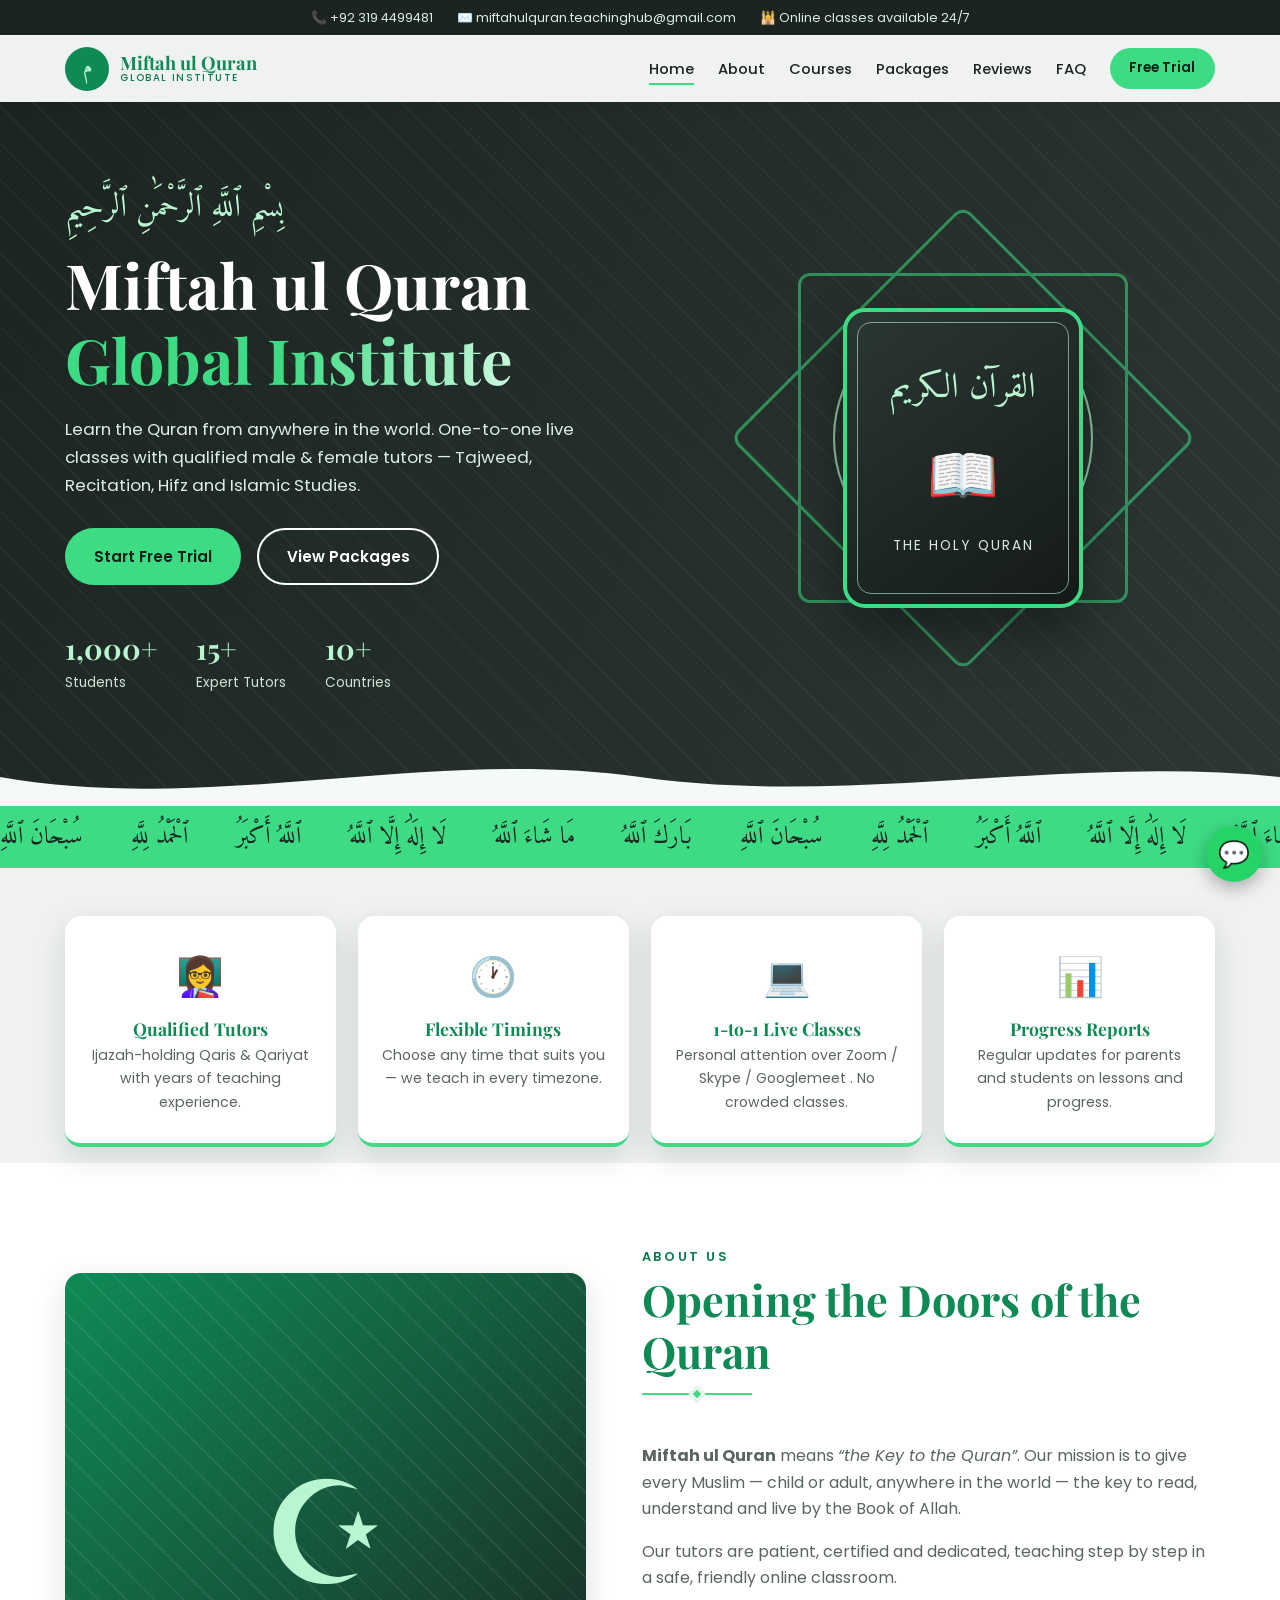
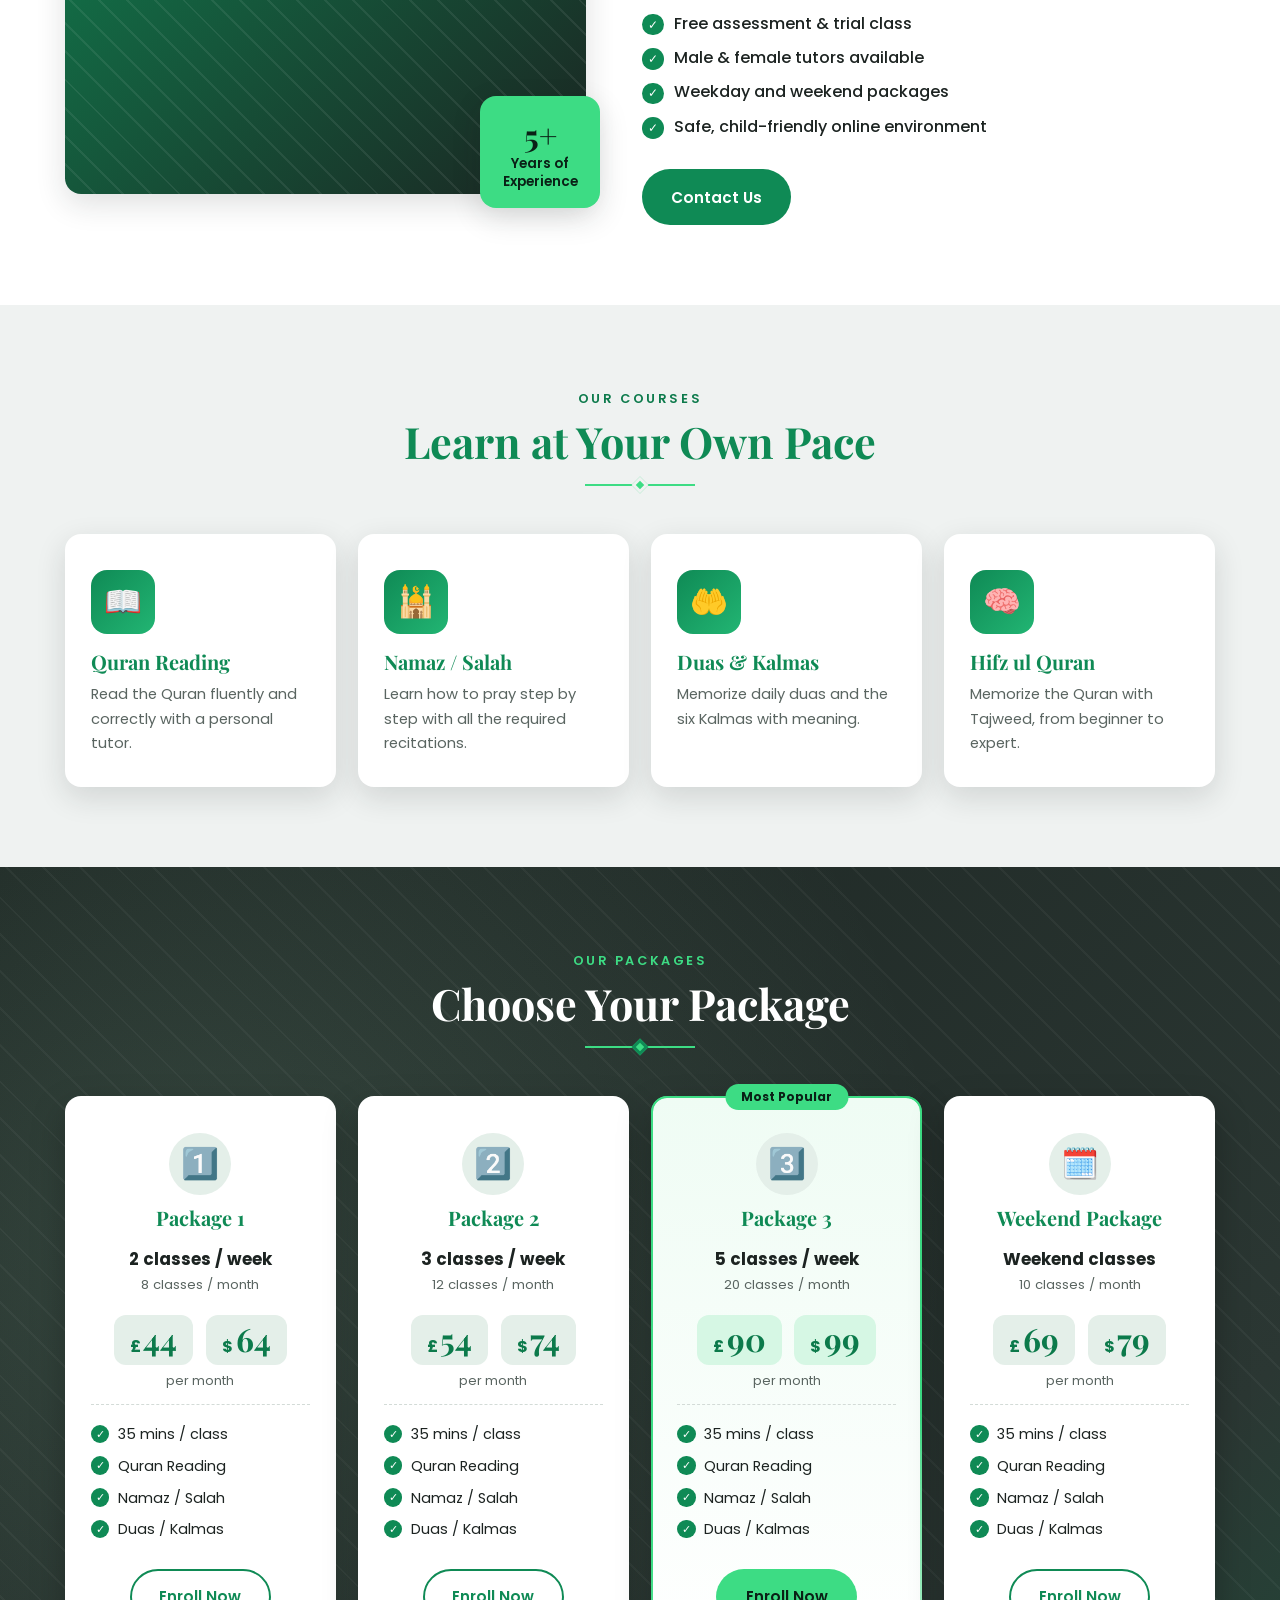
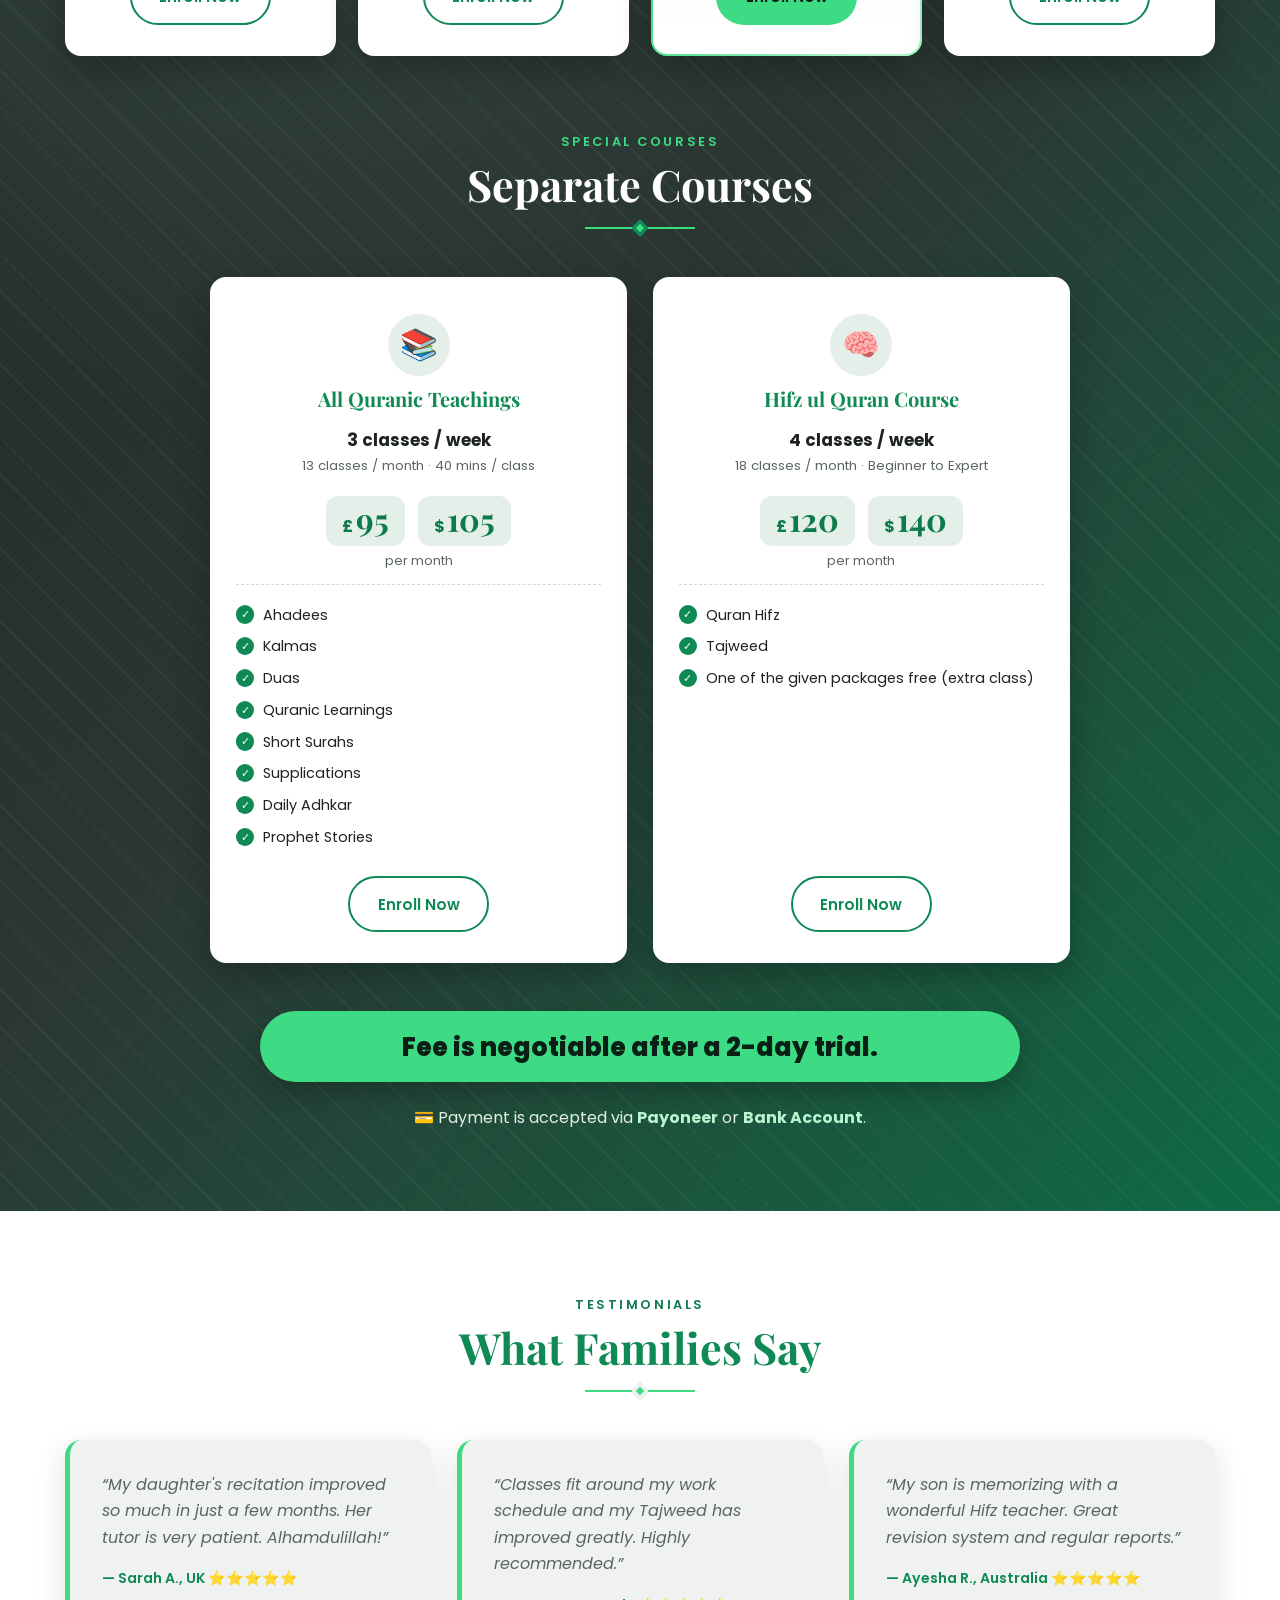
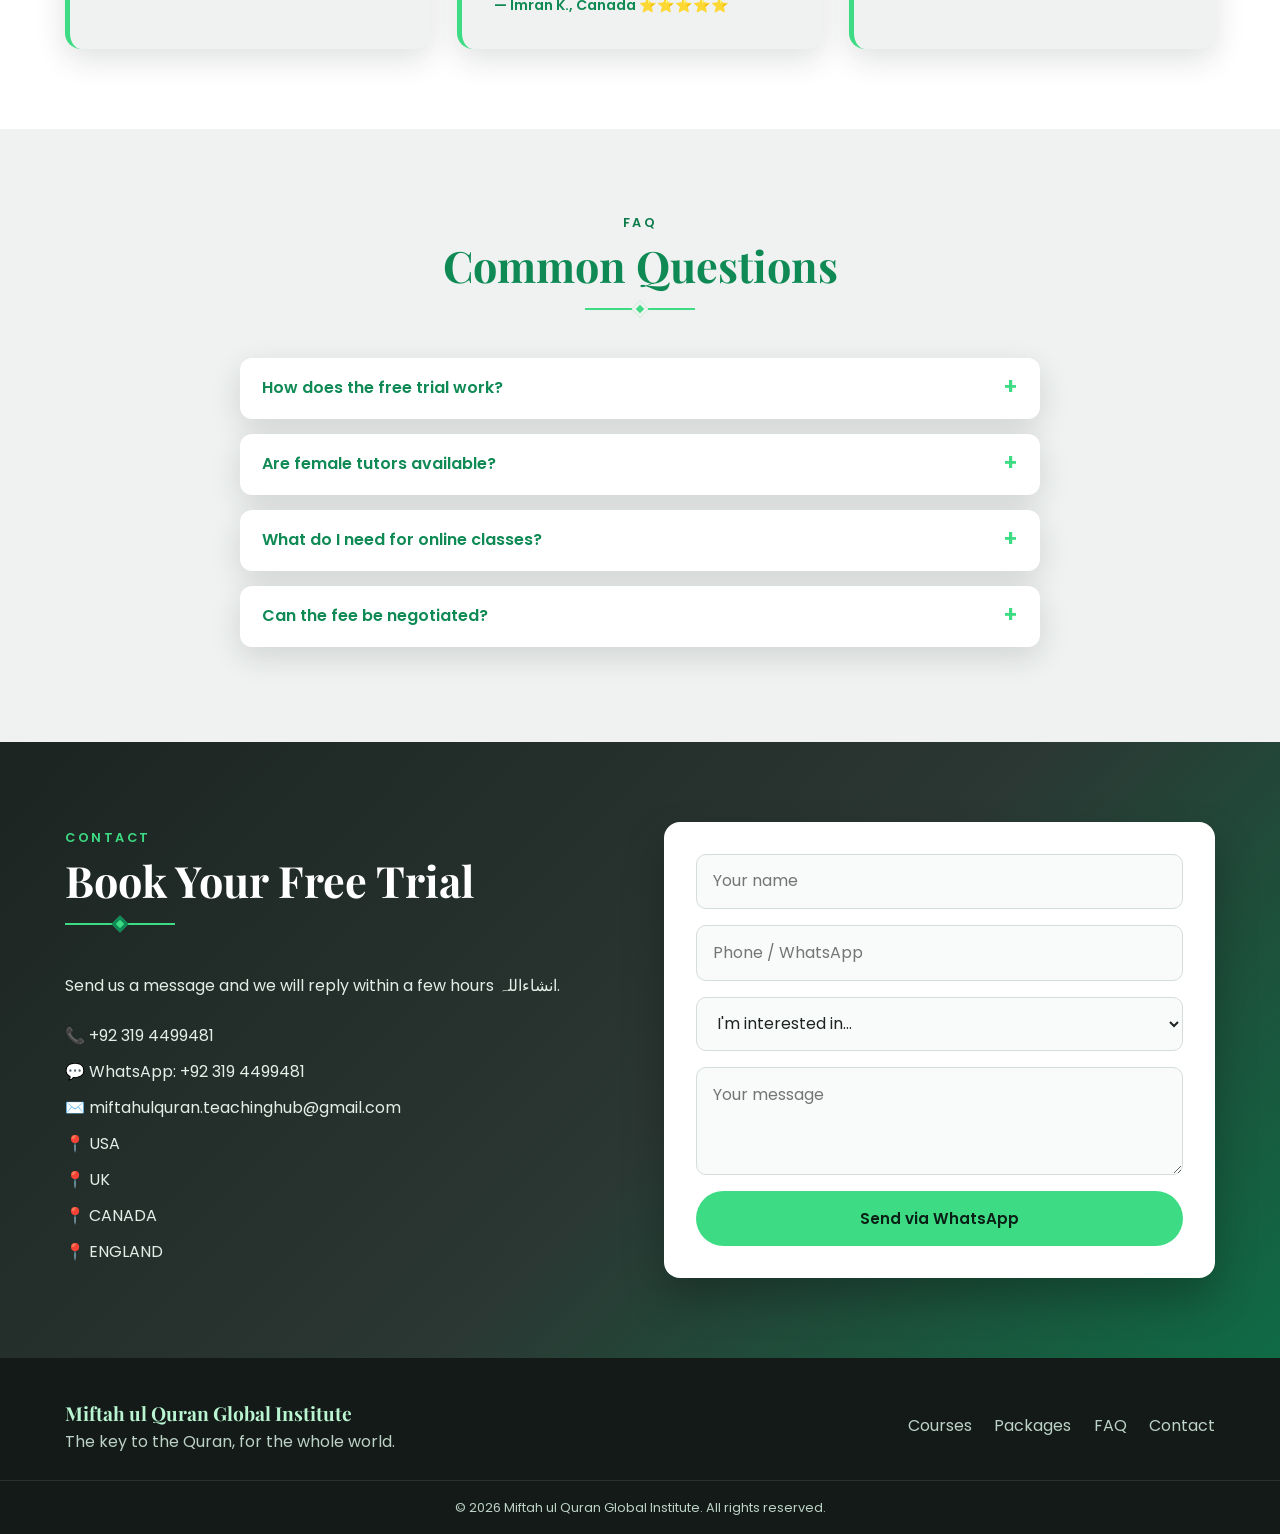
<file: index.html>
<!DOCTYPE html>
<html lang="en">
<head>
<meta charset="UTF-8">
<meta name="viewport" content="width=device-width, initial-scale=1">
<title>Miftah ul Quran Global Institute</title>
<meta name="description" content="Miftah ul Quran Global Institute — learn Tajweed, Quran Recitation, Hifz and Basic Islamic Studies online with qualified tutors.">
<link rel="preconnect" href="https://fonts.googleapis.com">
<link rel="preconnect" href="https://fonts.gstatic.com" crossorigin>
<link href="https://fonts.googleapis.com/css2?family=Amiri:wght@400;700&family=Poppins:wght@300;400;500;600;700&family=Playfair+Display:wght@600;700&display=swap" rel="stylesheet">
<link rel="stylesheet" href="style.css">
</head>
<body>

<div class="progress" id="progress"></div>

<div class="topbar">
  <div class="container">
    <span>📞 +92 319 4499481</span>
    <span>✉️ miftahulquran.teachinghub@gmail.com</span>
    <span class="hide-sm">🕌 Online classes available 24/7</span>
  </div>
</div>

<header class="header" id="top">
  <div class="container nav">
    <a href="#home" class="logo"><span class="logo-mark">م</span><span>Miftah ul Quran <small>Global Institute</small></span></a>
    <button class="burger" id="burger" aria-label="Menu" aria-expanded="false"><span></span><span></span><span></span></button>
    <nav id="menu">
      <a href="#home">Home</a>
      <a href="#about">About</a>
      <a href="#courses">Courses</a>
      <a href="#packages">Packages</a>
      <a href="#reviews">Reviews</a>
      <a href="#faq">FAQ</a>
      <a href="#contact" class="btn btn-gold btn-sm">Free Trial</a>
    </nav>
  </div>
</header>

<section class="hero" id="home">
  <div class="stars" id="stars"></div>
  <div class="container hero-grid">
    <div class="hero-text">
      <p class="arabic fade-up d1">بِسْمِ ٱللَّهِ ٱلرَّحْمَٰنِ ٱلرَّحِيمِ</p>
      <h1 class="fade-up d2">Miftah ul Quran<br><span class="shine">Global Institute</span></h1>
      <p class="lead fade-up d3">Learn the Quran from anywhere in the world. One-to-one live classes with qualified male &amp; female tutors — Tajweed, Recitation, Hifz and Islamic Studies.</p>
      <div class="hero-btns fade-up d4">
        <a href="#contact" class="btn btn-gold pulse">Start Free Trial</a>
        <a href="#packages" class="btn btn-outline">View Packages</a>
      </div>
      <ul class="hero-stats fade-up d5">
        <li><b data-count="1000">0</b>+<span>Students</span></li>
        <li><b data-count="15">0</b>+<span>Expert Tutors</span></li>
        <li><b data-count="10">0</b>+<span>Countries</span></li>
      </ul>
    </div>
    <div class="hero-art fade-up d3">
      <div class="rings"><i></i><i></i><i></i></div>
      <div class="star8"></div>
      <div class="book-card">
        <span class="book-ar">القرآن الكريم</span>
        <span class="book-ico">📖</span>
        <span class="book-en">The Holy Quran</span>
      </div>
    </div>
  </div>
  <svg class="wave" viewBox="0 0 1440 80" preserveAspectRatio="none"><path d="M0 40 C240 90 480 0 720 40 C960 80 1200 10 1440 40 V80 H0Z" fill="#f4faf6"/></svg>
</section>

<div class="marquee" aria-hidden="true">
  <div class="track">
    <span>سُبْحَانَ ٱللَّهِ</span><span>ٱلْحَمْدُ لِلَّهِ</span><span>ٱللَّهُ أَكْبَرُ</span><span>لَا إِلَٰهَ إِلَّا ٱللَّهُ</span><span>مَا شَاءَ ٱللَّهُ</span><span>بَارَكَ ٱللَّهُ</span>
    <span>سُبْحَانَ ٱللَّهِ</span><span>ٱلْحَمْدُ لِلَّهِ</span><span>ٱللَّهُ أَكْبَرُ</span><span>لَا إِلَٰهَ إِلَّا ٱللَّهُ</span><span>مَا شَاءَ ٱللَّهُ</span><span>بَارَكَ ٱللَّهُ</span>
  </div>
</div>

<section class="features">
  <div class="container grid4">
    <div class="feat reveal"><span>👩‍🏫</span><h3>Qualified Tutors</h3><p>Ijazah-holding Qaris &amp; Qariyat with years of teaching experience.</p></div>
    <div class="feat reveal"><span>🕐</span><h3>Flexible Timings</h3><p>Choose any time that suits you — we teach in every timezone.</p></div>
    <div class="feat reveal"><span>💻</span><h3>1-to-1 Live Classes</h3><p>Personal attention over Zoom / Skype / Googlemeet . No crowded classes.</p></div>
    <div class="feat reveal"><span>📊</span><h3>Progress Reports</h3><p>Regular updates for parents and students on lessons and progress.</p></div>
  </div>
</section>

<section class="section about" id="about">
  <div class="container about-grid">
    <div class="about-img reveal">
      <div class="pattern"><span>☪</span></div>
      <div class="badge"><b>5+</b>Years of<br>Experience</div>
    </div>
    <div class="reveal">
      <div class="title left"><small>About Us</small><h2>Opening the Doors of the Quran</h2><div class="divider"><i></i></div></div>
      <p><b>Miftah ul Quran</b> means <em>“the Key to the Quran”</em>. Our mission is to give every Muslim — child or adult, anywhere in the world — the key to read, understand and live by the Book of Allah.</p>
      <p>Our tutors are patient, certified and dedicated, teaching step by step in a safe, friendly online classroom.</p>
      <ul class="ticks">
        <li>Free assessment &amp; trial class</li>
        <li>Male &amp; female tutors available</li>
        <li>Weekday and weekend packages</li>
        <li>Safe, child-friendly online environment</li>
      </ul>
      <a href="#contact" class="btn btn-green">Contact Us</a>
    </div>
  </div>
</section>

<section class="section courses" id="courses">
  <div class="container">
    <div class="title reveal"><small>Our Courses</small><h2>Learn at Your Own Pace</h2><div class="divider"><i></i></div></div>
    <div class="grid4 course-grid">
      <article class="card tilt reveal"><div class="ico">📖</div><h3>Quran Reading</h3><p>Read the Quran fluently and correctly with a personal tutor.</p></article>
      <article class="card tilt reveal"><div class="ico">🕌</div><h3>Namaz / Salah</h3><p>Learn how to pray step by step with all the required recitations.</p></article>
      <article class="card tilt reveal"><div class="ico">🤲</div><h3>Duas &amp; Kalmas</h3><p>Memorize daily duas and the six Kalmas with meaning.</p></article>
      <article class="card tilt reveal"><div class="ico">🧠</div><h3>Hifz ul Quran</h3><p>Memorize the Quran with Tajweed, from beginner to expert.</p></article>
    </div>
  </div>
</section>

<section class="section packages" id="packages">
  <div class="container">
    <div class="title reveal light"><small>Our Packages</small><h2>Choose Your Package</h2><div class="divider"><i></i></div></div>
    <div class="grid4 plans">
      <div class="plan tilt  reveal">
        <div class="plan-ico">1️⃣</div>
        <h3>Package 1</h3>
        <div class="freq"><b>2 classes / week</b><span>8 classes / month</span></div>
        <div class="prices"><div><small>£</small><b>44</b></div><div><small>$</small><b>64</b></div></div>
        <p class="per">per month</p>
        <ul class="incl">
          <li>35 mins / class</li><li>Quran Reading</li><li>Namaz / Salah</li><li>Duas / Kalmas</li>
        </ul>
        <a href="#contact" class="btn btn-outline-g" data-course="Package 1">Enroll Now</a>
      </div>
      <div class="plan tilt  reveal">
        <div class="plan-ico">2️⃣</div>
        <h3>Package 2</h3>
        <div class="freq"><b>3 classes / week</b><span>12 classes / month</span></div>
        <div class="prices"><div><small>£</small><b>54</b></div><div><small>$</small><b>74</b></div></div>
        <p class="per">per month</p>
        <ul class="incl">
          <li>35 mins / class</li><li>Quran Reading</li><li>Namaz / Salah</li><li>Duas / Kalmas</li>
        </ul>
        <a href="#contact" class="btn btn-outline-g" data-course="Package 2">Enroll Now</a>
      </div>
      <div class="plan tilt featured reveal">
        <span class="tag">Most Popular</span><div class="plan-ico">3️⃣</div>
        <h3>Package 3</h3>
        <div class="freq"><b>5 classes / week</b><span>20 classes / month</span></div>
        <div class="prices"><div><small>£</small><b>90</b></div><div><small>$</small><b>99</b></div></div>
        <p class="per">per month</p>
        <ul class="incl">
          <li>35 mins / class</li><li>Quran Reading</li><li>Namaz / Salah</li><li>Duas / Kalmas</li>
        </ul>
        <a href="#contact" class="btn btn-gold" data-course="Package 3">Enroll Now</a>
      </div>
      <div class="plan tilt  reveal">
        <div class="plan-ico">🗓️</div>
        <h3>Weekend Package</h3>
        <div class="freq"><b>Weekend classes</b><span>10 classes / month</span></div>
        <div class="prices"><div><small>£</small><b>69</b></div><div><small>$</small><b>79</b></div></div>
        <p class="per">per month</p>
        <ul class="incl">
          <li>35 mins / class</li><li>Quran Reading</li><li>Namaz / Salah</li><li>Duas / Kalmas</li>
        </ul>
        <a href="#contact" class="btn btn-outline-g" data-course="Weekend Package">Enroll Now</a>
      </div>
    </div>

    <div class="title reveal light sub"><small>Special Courses</small><h2>Separate Courses</h2><div class="divider"><i></i></div></div>
    <div class="grid2 plans">

      <div class="plan tilt reveal">
        <div class="plan-ico">📚</div>
        <h3>All Quranic Teachings</h3>
        <div class="freq"><b>3 classes / week</b><span>13 classes / month · 40 mins / class</span></div>
        <div class="prices"><div><small>£</small><b>95</b></div><div><small>$</small><b>105</b></div></div>
        <p class="per">per month</p>
        <ul class="incl">
          <li>Ahadees</li><li>Kalmas</li><li>Duas</li><li>Quranic Learnings</li><li>Short Surahs</li><li>Supplications</li><li>Daily Adhkar</li><li>Prophet Stories</li>
        </ul>
        <a href="#contact" class="btn btn-outline-g" data-course="All Quranic Teachings">Enroll Now</a>
      </div>

      <div class="plan tilt reveal">
        <div class="plan-ico">🧠</div>
        <h3>Hifz ul Quran Course</h3>
        <div class="freq"><b>4 classes / week</b><span>18 classes / month · Beginner to Expert</span></div>
        <div class="prices"><div><small>£</small><b>120</b></div><div><small>$</small><b>140</b></div></div>
        <p class="per">per month</p>
        <ul class="incl">
          <li>Quran Hifz</li><li>Tajweed</li><li>One of the given packages free (extra class)</li>
        </ul>
        <a href="#contact" class="btn btn-outline-g" data-course="Hifz ul Quran Course">Enroll Now</a>
      </div>

    </div>
    <p class="fee-note reveal"><strong>Fee is negotiable after a 2-day trial.</strong></p>
    <p class="pay-line reveal">💳 Payment is accepted via  <b>Payoneer</b> or <b>Bank Account</b>.</p>
  </div>
</section>

<section class="section reviews" id="reviews">
  <div class="container">
    <div class="title reveal"><small>Testimonials</small><h2>What Families Say</h2><div class="divider"><i></i></div></div>
    <div class="grid3">
      <blockquote class="review reveal">“My daughter's recitation improved so much in just a few months. Her tutor is very patient. Alhamdulillah!”<cite>— Sarah A., UK ⭐⭐⭐⭐⭐</cite></blockquote>
      <blockquote class="review reveal">“Classes fit around my work schedule and my Tajweed has improved greatly. Highly recommended.”<cite>— Imran K., Canada ⭐⭐⭐⭐⭐</cite></blockquote>
      <blockquote class="review reveal">“My son is memorizing with a wonderful Hifz teacher. Great revision system and regular reports.”<cite>— Ayesha R., Australia ⭐⭐⭐⭐⭐</cite></blockquote>
    </div>
  </div>
</section>

<section class="section faq" id="faq">
  <div class="container narrow">
    <div class="title reveal"><small>FAQ</small><h2>Common Questions</h2><div class="divider"><i></i></div></div>
    <details class="reveal"><summary>How does the free trial work?</summary><p>Fill the form below. We schedule a free trial class with a tutor — no payment needed.</p></details>
    <details class="reveal"><summary>Are female tutors available?</summary><p>Yes. Sisters and children can be taught by qualified female tutors.</p></details>
    <details class="reveal"><summary>What do I need for online classes?</summary><p>A phone, tablet or laptop with internet, and a headset if possible.</p></details>
    <details class="reveal"><summary>Can the fee be negotiated?</summary><p>Yes. Fee is negotiable after a 2-day trial.</p></details>
  </div>
</section>

<section class="section contact" id="contact">
  <div class="container contact-grid">
    <div class="reveal">
      <div class="title left light"><small>Contact</small><h2>Book Your Free Trial</h2><div class="divider"><i></i></div></div>
      <p>Send us a message and we will reply within a few hours انشاءاللہ.</p>
      <ul class="info">
        <li>📞 <a href="tel:+923194499481">+92 319 4499481</a></li>
        <li>💬 WhatsApp: <a href="https://wa.me/923194499481" target="_blank" rel="noopener">+92 319 4499481</a></li>
        <li>✉️ <a href="mailto:miftahulquran.teachinghub@gmail.com"></a>miftahulquran.teachinghub@gmail.com</a></li>
        <li>📍 USA </li>
        <li>📍 UK </li>
        <li>📍 CANADA</li>
        <li>📍 ENGLAND  </li>
      </ul>
    </div>
    <form id="form" class="form reveal">
      <input name="name" placeholder="Your name" required>
      <input name="phone" placeholder="Phone / WhatsApp" required>
      <select name="topic" id="topic" required>
        <option value="">I'm interested in…</option>
        <optgroup label="Packages">
          <option>Package 1</option><option>Package 2</option><option>Package 3</option><option>Weekend Package</option>
        </optgroup>
        <optgroup label="Separate Courses">
          <option>All Quranic Teachings</option><option>Hifz ul Quran Course</option>
        </optgroup>
      </select>
      <textarea name="msg" rows="3" placeholder="Your message"></textarea>
      <button class="btn btn-gold" type="submit">Send via WhatsApp</button>
    </form>
  </div>
</section>

<footer class="footer">
  <div class="container foot">
    <div><b>Miftah ul Quran Global Institute</b><p>The key to the Quran, for the whole world.</p></div>
    <div class="links"><a href="#courses">Courses</a><a href="#packages">Packages</a><a href="#faq">FAQ</a><a href="#contact">Contact</a></div>
  </div>
  <p class="copyright">© <span id="yr"></span> Miftah ul Quran Global Institute. All rights reserved.</p>
</footer>

<a class="wa" href="https://wa.me/923194499481?text=Assalamu%20Alaikum%2C%20I%20want%20to%20know%20about%20your%20Quran%20classes." target="_blank" rel="noopener" aria-label="WhatsApp">💬</a>

<script src="script.js"></script>
</body>
</html>
</file>
<file: style.css>
:root{--green:#0f8a55;--green-d:#1b2421;--green-m:#22b573;--mint:#e4efe9;--gold:#3ddc84;--gold-l:#b8f5d0;--cream:#eff2f1;--ink:#1c2321;--muted:#5a6561;--r:16px;--shadow:0 10px 30px rgba(27,36,33,.14)}
*{box-sizing:border-box;margin:0;padding:0}
html{scroll-behavior:smooth;scroll-padding-top:80px;overflow-x:hidden}
body{font-family:Poppins,sans-serif;color:var(--ink);background:var(--cream);line-height:1.65;overflow-x:hidden}
img,svg{max-width:100%}
a{color:inherit;text-decoration:none}
ul{list-style:none}
.container{width:min(1150px,92%);margin:auto}
.narrow{width:min(800px,92%)}
h1,h2,h3{font-family:'Playfair Display',serif;line-height:1.2}

.progress{position:fixed;top:0;left:0;height:4px;width:0;background:linear-gradient(90deg,var(--gold),var(--gold-l));z-index:100}

.topbar{background:var(--green-d);color:#d9eee2;font-size:.8rem;padding:.45rem 0}
.topbar .container{display:flex;gap:1.5rem;flex-wrap:wrap;justify-content:center}

.header{position:sticky;top:0;z-index:50;background:rgba(239,242,241,.96);backdrop-filter:blur(8px);box-shadow:0 2px 14px rgba(0,0,0,.07)}
.nav{display:flex;align-items:center;justify-content:space-between;padding:.7rem 0}
.logo{display:flex;align-items:center;gap:.7rem;font-family:'Playfair Display',serif;font-weight:700;color:var(--green);font-size:1.15rem;line-height:1.1}
.logo small{display:block;font-family:Poppins;font-size:.62rem;font-weight:500;color:var(--gold);letter-spacing:.14em;text-transform:uppercase}
.logo-mark{display:grid;place-items:center;width:44px;height:44px;border-radius:50%;background:var(--green);color:var(--gold-l);font-family:Amiri,serif;font-size:1.3rem;animation:glow 3s ease-in-out infinite}
nav{display:flex;align-items:center;gap:1.5rem;font-weight:500;font-size:.92rem}
nav a:not(.btn){position:relative}
nav a:not(.btn)::after{content:"";position:absolute;left:0;bottom:-4px;height:2px;width:0;background:var(--gold);transition:width .3s}
nav a:not(.btn):hover::after,nav a.active::after{width:100%}
.burger{display:none;background:none;border:0;cursor:pointer;padding:6px}
.burger span{display:block;width:26px;height:3px;background:var(--green);margin:5px 0;border-radius:2px}

.btn{display:inline-block;padding:.85rem 1.7rem;border-radius:50px;font-weight:600;border:2px solid transparent;cursor:pointer;font-family:inherit;font-size:.95rem;transition:.25s}
.btn-sm{padding:.45rem 1.1rem;font-size:.85rem}
.btn-gold{background:var(--gold);color:#0a2016}
.btn-gold:hover{background:var(--gold-l);transform:translateY(-3px);box-shadow:0 8px 18px rgba(61,220,132,.4)}
.btn-green{background:var(--green);color:#fff}
.btn-green:hover{background:var(--green-d);transform:translateY(-3px)}
.btn-outline{border-color:#fff;color:#fff}
.btn-outline:hover{background:#fff;color:var(--green)}
.btn-outline-g{border-color:var(--green);color:var(--green)}
.btn-outline-g:hover{background:var(--green);color:#fff}
.pulse{animation:ring 2.2s infinite}

.hero{position:relative;overflow:hidden;color:#fff;padding:5rem 0 7rem;background:
  repeating-linear-gradient(45deg,rgba(255,255,255,.035) 0 2px,transparent 2px 26px),
  linear-gradient(120deg,#1b2421,#2c3733,#0f6b45,#1b2421);background-size:auto,300% 300%;animation:bg 14s ease infinite}
.stars{position:absolute;inset:0;pointer-events:none}
.stars i{position:absolute;width:var(--s);height:var(--s);background:var(--gold-l);border-radius:50%;opacity:0;animation:twinkle var(--d) ease-in-out infinite;animation-delay:var(--w)}
.hero-grid{position:relative;display:grid;grid-template-columns:1.1fr .9fr;gap:2rem;align-items:center}
.arabic{font-family:Amiri,serif;font-size:2rem;color:var(--gold-l);margin-bottom:.8rem}
.hero h1{font-size:clamp(2.3rem,5vw,3.9rem)}
.shine{background:linear-gradient(100deg,var(--gold) 20%,#eafff2 45%,var(--gold) 70%);background-size:250% 100%;-webkit-background-clip:text;background-clip:text;color:transparent;animation:shine 4s linear infinite}
.lead{margin:1.2rem 0 1.8rem;font-size:1.05rem;max-width:520px;color:#dcefe4}
.hero-btns{display:flex;gap:1rem;flex-wrap:wrap}
.hero-stats{display:flex;gap:2.4rem;margin-top:2.5rem;flex-wrap:wrap}
.hero-stats li{font-size:1.8rem;color:var(--gold-l);font-family:'Playfair Display',serif;font-weight:700}
.hero-stats span{display:block;font-size:.85rem;color:#cfe3d6;font-family:Poppins;font-weight:400}

.hero-art{position:relative;display:grid;place-items:center;min-height:380px}
.rings i{position:absolute;left:50%;top:50%;border:2px solid rgba(184,245,208,.35);border-radius:50%;transform:translate(-50%,-50%);animation:expand 5s ease-out infinite}
.rings i:nth-child(1){width:260px;height:260px}
.rings i:nth-child(2){width:260px;height:260px;animation-delay:1.7s}
.rings i:nth-child(3){width:260px;height:260px;animation-delay:3.4s}
.star8{position:absolute;width:330px;height:330px;left:50%;top:50%;margin:-165px 0 0 -165px;animation:spin 30s linear infinite;opacity:.55}
.star8::before,.star8::after{content:"";position:absolute;inset:0;border:3px solid var(--gold);border-radius:12px}
.star8::after{transform:rotate(45deg)}
.book-card{position:relative;width:240px;height:300px;border-radius:22px;background:linear-gradient(145deg,#2b3733,#141a18);border:4px solid var(--gold);box-shadow:0 25px 50px rgba(0,0,0,.35);display:flex;flex-direction:column;align-items:center;justify-content:center;gap:.7rem;text-align:center;animation:float 5s ease-in-out infinite}
.book-card::before{content:"";position:absolute;inset:10px;border:1px solid var(--gold-l);border-radius:14px;opacity:.6}
.book-ar{font-family:Amiri,serif;font-size:2.2rem;color:var(--gold-l)}
.book-en{font-size:.85rem;letter-spacing:.15em;text-transform:uppercase;color:#d7ecdf}
.book-ico{font-size:3.6rem}
.wave{position:absolute;bottom:-1px;left:0;width:100%;height:60px}

.marquee{overflow:hidden;background:var(--gold);color:var(--green-d);padding:.7rem 0;font-family:Amiri,serif;font-size:1.5rem;white-space:nowrap}
.track{display:inline-flex;gap:3rem;animation:scroll 28s linear infinite}
.marquee:hover .track{animation-play-state:paused}

.features{padding:3rem 0 1rem}
.grid4{display:grid;grid-template-columns:repeat(4,1fr);gap:1.4rem}
.feat{background:#fff;border-radius:var(--r);padding:1.8rem 1.4rem;text-align:center;box-shadow:var(--shadow);border-bottom:4px solid var(--gold)}
.feat span{display:inline-block;font-size:2.4rem;transition:transform .4s}
.feat:hover span{transform:scale(1.25) rotate(-8deg)}
.feat h3{font-size:1.1rem;margin:.6rem 0 .3rem;color:var(--green)}
.feat p{font-size:.88rem;color:var(--muted)}

.section{padding:5rem 0}
.title{text-align:center;margin-bottom:3rem}
.title small{color:var(--gold);font-weight:600;letter-spacing:.2em;text-transform:uppercase;font-size:.8rem}
.title h2{font-size:clamp(1.8rem,4vw,2.7rem);color:var(--green);margin-top:.3rem}
.title.left{text-align:left}
.title.light h2{color:#fff}
.divider{width:110px;height:2px;background:var(--gold);margin:1rem auto 0;position:relative}
.title.left .divider{margin-left:0}
.divider i{position:absolute;left:50%;top:50%;width:12px;height:12px;background:var(--gold);transform:translate(-50%,-50%) rotate(45deg);border:3px solid var(--cream);animation:spinY 4s linear infinite}
.title.left .divider i{left:55px}
.title.light .divider i{border-color:var(--green)}

.grid3{display:grid;grid-template-columns:repeat(3,1fr);gap:1.6rem}
.card{background:#fff;padding:2rem 1.6rem;border-radius:var(--r);box-shadow:var(--shadow);border-top:4px solid transparent;position:relative;overflow:hidden}
.card:hover{border-top-color:var(--gold)}
.ico{width:64px;height:64px;border-radius:16px;background:linear-gradient(135deg,var(--green),var(--green-m));display:grid;place-items:center;font-size:1.9rem;margin-bottom:1rem;transition:transform .4s}
.card:hover .ico{transform:rotate(-10deg) scale(1.1)}
.card h3{color:var(--green);margin-bottom:.5rem;font-size:1.25rem}
.card p{color:var(--muted);font-size:.92rem}

.about{background:#fff}
.about-grid{display:grid;grid-template-columns:1fr 1.1fr;gap:3.5rem;align-items:center}
.about-img{position:relative}
.pattern{aspect-ratio:1;border-radius:var(--r);background:repeating-linear-gradient(45deg,rgba(255,255,255,.07) 0 2px,transparent 2px 20px),linear-gradient(135deg,var(--green),var(--green-d));display:grid;place-items:center;font-size:9rem;color:var(--gold-l);box-shadow:var(--shadow)}
.pattern span{animation:float 5s ease-in-out infinite}
.badge{position:absolute;right:-14px;bottom:-14px;background:var(--gold);color:#0a2016;padding:1.1rem 1.4rem;border-radius:var(--r);text-align:center;font-size:.85rem;font-weight:600;line-height:1.3;box-shadow:var(--shadow);animation:float 4s ease-in-out infinite}
.badge b{display:block;font-size:2rem;font-family:'Playfair Display',serif}
.about p{margin-bottom:1rem;color:var(--muted)}
.ticks{margin:1.2rem 0 1.8rem}
.ticks li{padding-left:2rem;position:relative;margin-bottom:.5rem;font-weight:500}
.ticks li::before{content:"✓";position:absolute;left:0;width:1.35rem;height:1.35rem;border-radius:50%;background:var(--green);color:#fff;font-size:.75rem;display:grid;place-items:center;top:.2rem}

.courses{background:var(--cream)}

.packages{color:#fff;background:
  radial-gradient(circle at 15% 20%,rgba(184,245,208,.14),transparent 40%),
  repeating-linear-gradient(45deg,rgba(255,255,255,.04) 0 2px,transparent 2px 26px),
  linear-gradient(135deg,#1b2421,#2b3733 55%,#0f6b45)}
.plans{align-items:stretch}
.plan{background:#fff;color:var(--ink);border-radius:var(--r);padding:2.2rem 1.5rem 1.8rem;text-align:center;box-shadow:0 14px 34px rgba(0,0,0,.25);position:relative;border:2px solid transparent;display:flex;flex-direction:column}
.plan.featured{border-color:var(--gold);background:linear-gradient(180deg,#effcf4,#fff)}
.plan.featured::before{content:"";position:absolute;inset:-2px;border-radius:var(--r);padding:2px;background:conic-gradient(from var(--a,0deg),var(--gold),transparent 30%,var(--gold-l),transparent 60%,var(--gold));-webkit-mask:linear-gradient(#000 0 0) content-box,linear-gradient(#000 0 0);-webkit-mask-composite:xor;mask-composite:exclude;animation:border 5s linear infinite;pointer-events:none}
@property --a{syntax:"<angle>";initial-value:0deg;inherits:false}
.plan-ico{width:62px;height:62px;margin:0 auto .7rem;border-radius:50%;background:var(--mint);display:grid;place-items:center;font-size:1.9rem}
.plan h3{font-size:1.25rem;color:var(--green);margin-bottom:1rem;min-height:2.5em;display:flex;align-items:center;justify-content:center}
.tag{position:absolute;top:-14px;left:50%;transform:translateX(-50%);background:var(--gold);color:#0a2016;padding:.2rem 1rem;border-radius:50px;font-size:.75rem;font-weight:700;white-space:nowrap;animation:glow 2.5s ease-in-out infinite}
.topics{margin:-.3rem 0 .8rem;font-size:.82rem;color:var(--muted)}
.topics li{display:inline-block;background:var(--mint);border-radius:50px;padding:.05rem .7rem;margin:.15rem}
.rate{display:flex;justify-content:space-between;align-items:center;padding:.7rem .3rem;border-bottom:1px dashed #d3dbd7;font-size:.92rem}
.rate b{font-size:1.7rem;font-family:'Playfair Display',serif;color:var(--gold)}
.plan .btn{margin-top:auto;align-self:center}
.rate+.btn{margin-top:1.4rem}
.note{text-align:center;margin-top:2rem;color:var(--muted);font-size:.9rem}
.packages .note{color:#d3e8dc}

.reviews{background:#fff}
.review{background:var(--cream);padding:2rem;border-radius:var(--r);font-style:italic;color:var(--muted);border-left:5px solid var(--gold);box-shadow:var(--shadow);transition:transform .3s}
.review:hover{transform:translateY(-6px)}
.review cite{display:block;margin-top:1rem;font-style:normal;font-weight:600;color:var(--green);font-size:.88rem}

.faq details{background:#fff;border-radius:12px;margin-bottom:.9rem;box-shadow:var(--shadow);overflow:hidden}
.faq summary{padding:1.1rem 1.4rem;cursor:pointer;font-weight:600;color:var(--green);list-style:none;display:flex;justify-content:space-between;gap:1rem}
.faq summary::-webkit-details-marker{display:none}
.faq summary::after{content:"+";font-size:1.4rem;color:var(--gold);line-height:1;transition:transform .3s}
.faq details[open] summary::after{transform:rotate(135deg)}
.faq details p{padding:0 1.4rem 1.2rem;color:var(--muted);font-size:.93rem;animation:drop .35s}

.contact{background:linear-gradient(135deg,#1b2421,#2b3733 55%,#0f6b45);color:#e2efe7}
.contact-grid{display:grid;grid-template-columns:1fr 1fr;gap:3rem;align-items:center}
.info{margin-top:1.5rem}
.info li{margin-bottom:.6rem}
.form{background:#fff;padding:2rem;border-radius:var(--r);display:grid;gap:1rem;box-shadow:0 20px 40px rgba(0,0,0,.25)}
.form input,.form select,.form textarea{width:100%;padding:.85rem 1rem;border:1.5px solid #d5ddd9;border-radius:10px;font:inherit;background:#f9fbfa;color:var(--ink)}
.form input:focus,.form select:focus,.form textarea:focus{outline:0;border-color:var(--gold);box-shadow:0 0 0 4px rgba(61,220,132,.18)}

.footer{background:#141a18;color:#bcd2c6;padding-top:2.5rem}
.foot{display:flex;justify-content:space-between;gap:1.5rem;flex-wrap:wrap;padding-bottom:1.5rem}
.foot b{color:var(--gold-l);font-family:'Playfair Display',serif;font-size:1.2rem}
.links{display:flex;gap:1.4rem;flex-wrap:wrap;align-items:center}
.links a:hover{color:var(--gold-l)}
.copyright{text-align:center;font-size:.8rem;padding:1rem;border-top:1px solid rgba(255,255,255,.1)}
.wa{position:fixed;right:18px;bottom:18px;width:56px;height:56px;border-radius:50%;background:#25d366;display:grid;place-items:center;font-size:1.6rem;box-shadow:0 6px 18px rgba(0,0,0,.3);z-index:60;animation:ringwa 2.4s infinite}

.reveal{opacity:0;transform:translateY(34px);transition:opacity .7s,transform .7s}
.reveal.in{opacity:1;transform:none}
.grid4>.reveal:nth-child(2),.grid3>.reveal:nth-child(2){transition-delay:.12s}
.grid4>.reveal:nth-child(3),.grid3>.reveal:nth-child(3){transition-delay:.24s}
.grid4>.reveal:nth-child(4){transition-delay:.36s}
.tilt{transition:opacity .7s,transform .25s,box-shadow .3s}
.tilt.in:hover{box-shadow:0 22px 44px rgba(0,0,0,.28)}
.fade-up{opacity:0;animation:up .9s forwards}
.d1{animation-delay:.1s}.d2{animation-delay:.3s}.d3{animation-delay:.5s}.d4{animation-delay:.7s}.d5{animation-delay:.9s}

@keyframes up{from{opacity:0;transform:translateY(30px)}to{opacity:1;transform:none}}
@keyframes float{50%{transform:translateY(-14px)}}
@keyframes spin{to{transform:rotate(360deg)}}
@keyframes spinY{to{transform:translate(-50%,-50%) rotate(405deg)}}
@keyframes expand{0%{transform:translate(-50%,-50%) scale(.7);opacity:.9}100%{transform:translate(-50%,-50%) scale(1.9);opacity:0}}
@keyframes shine{to{background-position:-250% 0}}
@keyframes bg{50%{background-position:0 0,100% 100%}}
@keyframes twinkle{50%{opacity:1;transform:scale(1.6)}}
@keyframes scroll{to{transform:translateX(-50%)}}
@keyframes glow{50%{box-shadow:0 0 0 8px rgba(61,220,132,.25)}}
@keyframes ring{0%{box-shadow:0 0 0 0 rgba(61,220,132,.6)}70%{box-shadow:0 0 0 16px rgba(61,220,132,0)}100%{box-shadow:0 0 0 0 rgba(61,220,132,0)}}
@keyframes ringwa{0%{box-shadow:0 0 0 0 rgba(37,211,102,.6)}70%{box-shadow:0 0 0 16px rgba(37,211,102,0)}100%{box-shadow:0 0 0 0 rgba(37,211,102,0)}}
@keyframes border{to{--a:360deg}}
@keyframes drop{from{opacity:0;transform:translateY(-8px)}}
@media(prefers-reduced-motion:reduce){*{animation:none!important;transition:none!important}.reveal,.fade-up{opacity:1;transform:none}}

@media(max-width:1000px){.grid4{grid-template-columns:repeat(2,1fr)}}
@media(max-width:900px){
  .grid3{grid-template-columns:1fr 1fr}
  .hero-grid,.about-grid,.contact-grid{grid-template-columns:1fr}
  .hero{text-align:center;padding-top:3rem}
  .lead{margin-inline:auto}
  .hero-btns,.hero-stats{justify-content:center}
  .hero-art{min-height:340px}
}
@media(max-width:700px){
  .burger{display:block}
  nav{position:absolute;top:100%;left:0;right:0;background:var(--cream);flex-direction:column;padding:1.2rem 0 1.5rem;gap:1rem;box-shadow:0 12px 20px rgba(0,0,0,.1);display:none}
  nav.open{display:flex}
  .hide-sm{display:none}
}
@media(max-width:560px){
  .grid4,.grid3{grid-template-columns:1fr}
  .arabic{font-size:1.5rem}
  .badge{right:8px}
  .star8{width:260px;height:260px;margin:-130px 0 0 -130px}
}

/* readable accent text on light backgrounds */
.title small,.rate b{color:#0c7a4b}
.packages .title small,.contact .title small{color:var(--gold)}
.logo small{color:#0c7a4b}

/* packages */
.grid2{display:grid;grid-template-columns:repeat(2,1fr);gap:1.6rem;max-width:860px;margin:0 auto}
.title.sub{margin:4.5rem 0 3rem}
.freq{margin-bottom:.8rem}
.freq b{display:block;font-size:1.05rem;color:var(--ink)}
.freq span{display:block;font-size:.82rem;color:var(--muted)}
.prices{display:flex;justify-content:center;gap:.8rem;margin:.4rem 0 0}
.prices div{background:var(--mint);border-radius:12px;padding:.3rem 1rem;display:flex;align-items:baseline;gap:.15rem}
.prices small{font-size:1rem;font-weight:700;color:#0c7a4b}
.prices b{font-family:'Playfair Display',serif;font-size:2rem;color:#0c7a4b;line-height:1.2}
.plan.featured .prices div{background:#d6f7e4}
.per{font-size:.8rem;color:var(--muted);margin:.3rem 0 .8rem}
.incl{text-align:left;margin:0 0 1.4rem;border-top:1px dashed #d3dbd7;padding-top:.9rem}
.incl li{position:relative;padding:.25rem 0 .25rem 1.7rem;font-size:.9rem}
.incl li::before{content:"✓";position:absolute;left:0;top:.35rem;width:1.15rem;height:1.15rem;border-radius:50%;background:var(--green);color:#fff;font-size:.7rem;display:grid;place-items:center}
.plan h3{min-height:0}
.fee-note{margin-top:3rem;text-align:center;font-size:clamp(1.15rem,2.6vw,1.6rem);font-weight:800;color:#0a2016;background:var(--gold);border-radius:50px;padding:.9rem 1.6rem;max-width:760px;margin-inline:auto;box-shadow:0 10px 26px rgba(0,0,0,.25);animation:ring 2.6s infinite}
.fee-note strong{font-weight:800}
@media(max-width:700px){.grid2{grid-template-columns:1fr}}

/* payment line */
.pay-line{text-align:center;margin-top:1.4rem;color:#e2efe7;font-size:1rem}
.pay-line b{color:var(--gold-l)}
</file>
